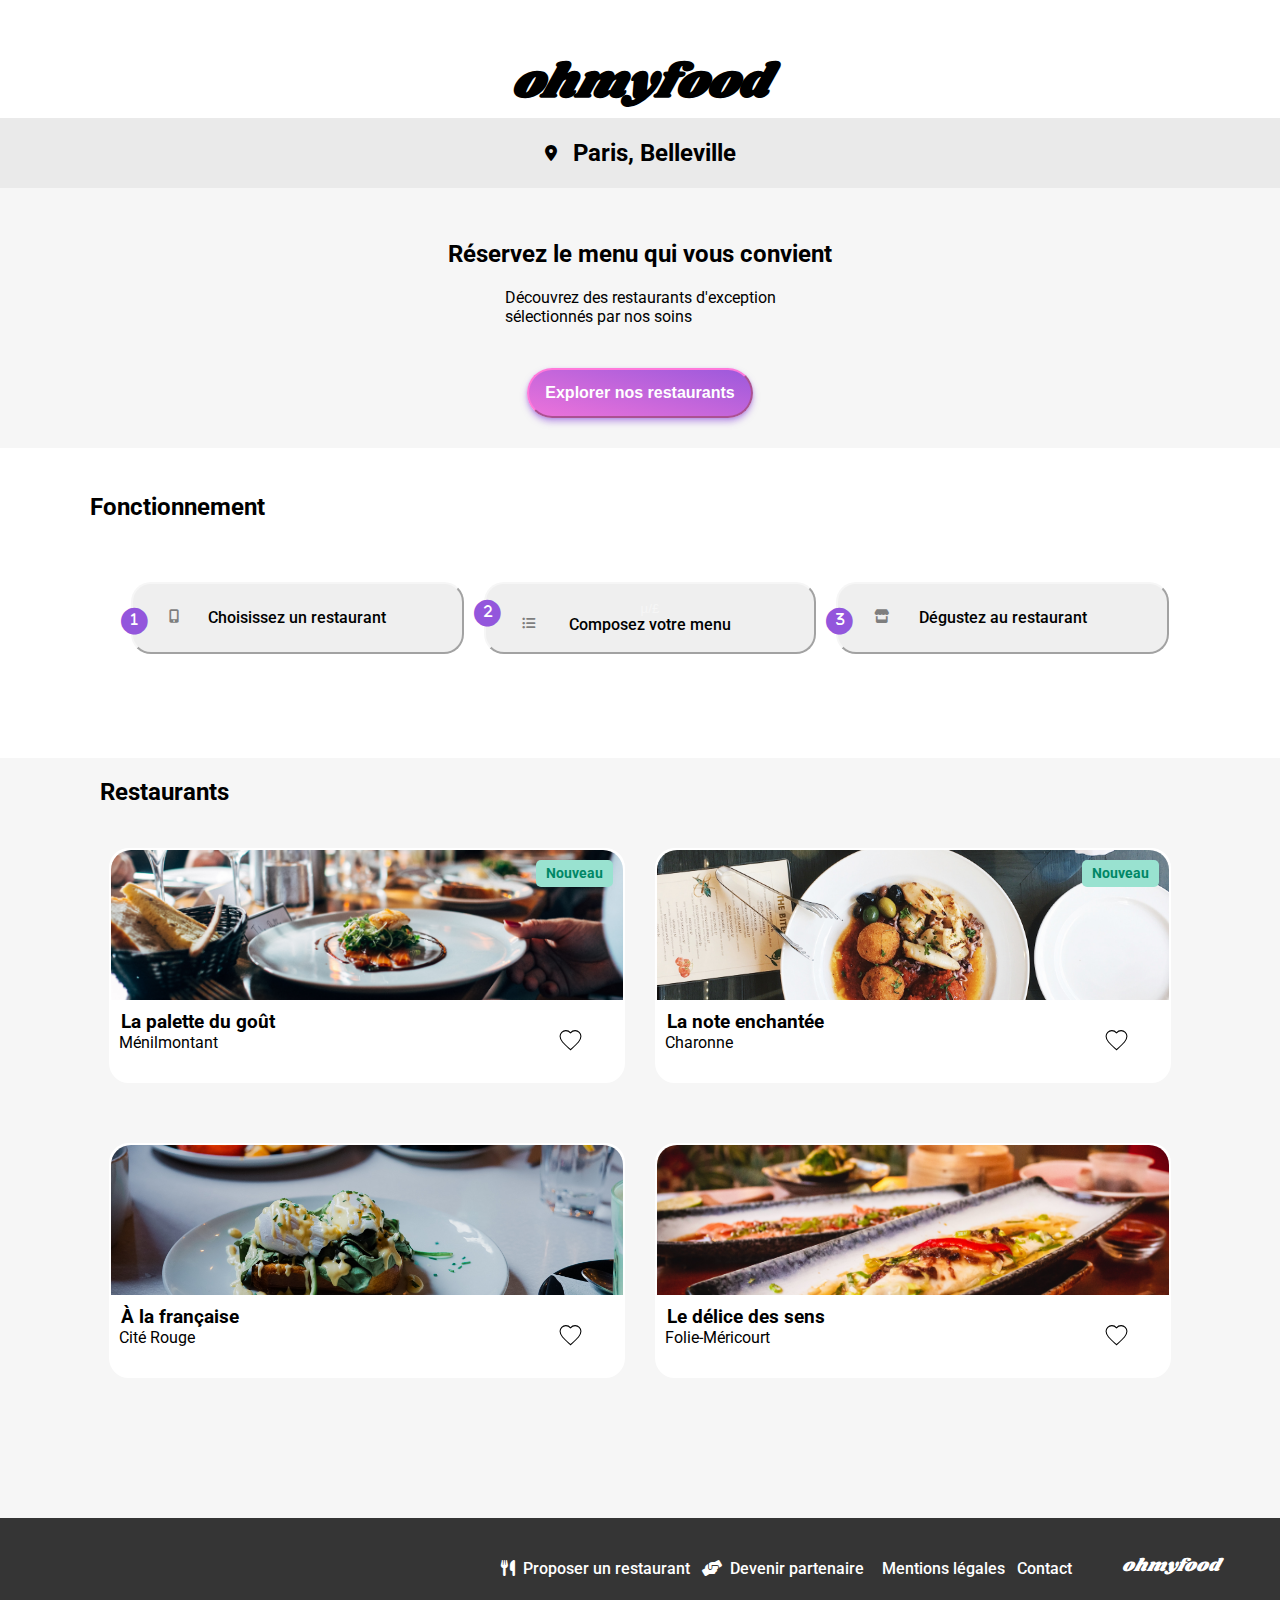
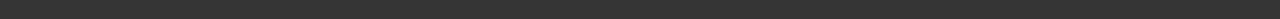
<file: index.html>
<!doctype html>
<html lang="fr">

<head>
  <meta charset="utf-8">
  <title>ohmyfood</title>
  <link rel="stylesheet" href="https://cdnjs.cloudflare.com/ajax/libs/font-awesome/6.0.0-beta3/css/all.min.css">
  <link rel="stylesheet" href="Assets/css/style.css">
  <!-- Google fonts -->
  <link rel="preconnect" href="https://fonts.googleapis.com">
  <link rel="preconnect" href="https://fonts.gstatic.com" crossorigin>
  <link href="https://fonts.googleapis.com/css2?family=Roboto:ital,wght@0,100;0,300;0,400;0,500;0,700;0,900;1,100;1,300;1,400;1,500;1,700;1,900&family=Shrikhand&display=swap" rel="stylesheet">
</head>

<body>
  <header>
    <h1 class="header-title">ohmyfood</h1>
  </header>

  <main>
    <section class="paris-section">
      <div class="vector">
        <i class="fa-solid fa-location-dot"></i>
      </div>
      <h2 class="location-text">Paris, Belleville</h2>
    </section>

    <section class="reservez-découvrez-txt">
      <h2 class="réservez-le-menu-texte">
        <span class="mobile-only">Réservez le menu qui vous convient</span>
      </h2>
      <div class="découvrez-des-restau-texte">
        Découvrez des restaurants d'exception<br>sélectionnés par nos soins
      </div>
    </section>

    <a href="#restaurants">
      <button class="boutton-explorer-nos-restau">
        <span class="boutton-explorer-nos-restau-label">
          Explorer nos restaurants
        </span>
      </button>
    </a>

    <section class="fonctionnement">
      <h2 class="fonctionnement-texte">Fonctionnement</h2>
      <div class="rectangle-button-container">
        <button id="rectangle-fonctionnement-section">
          <div class="élément-nombre">
            <i class="fa fa-circle fa-stack-2x"></i>
            <i class="fa fa-1 fa-stack-1x"></i>
          </div>
          <div class="mobile-screen-button">
            <i class="fa-solid fa-mobile-screen-button"></i>
          </div>
          <div class="txt-fonctionnement-section-1">Choisissez un restaurant</div>
        </button>
      </div>

      <div class="rectangle-button-container">
        <button id="rectangle-fonctionnement-section">
          <div class="élément-nombre">
            <i class="fa-solid fa-circle fa-stack-2x"></i>
            <i class="fa-solid fa-2 fa-stack-1x"></i>
          </div>
          µ/£
          <div class="list-ul">
            <i class="fa-solid fa-list-ul"></i>
          </div>
          <div class="txt-fonctionnement-section-2">Composez votre menu</div>
        </button>
      </div>

      <div class="rectangle-button-container">
        <button id="rectangle-fonctionnement-section">
          <div class="élément-nombre">
            <i class="fa-solid fa-circle fa-stack-2x"></i>
            <i class="fa-solid fa-3 fa-stack-1x"></i>
          </div>
          <div class="store">
            <i class="fa-solid fa-store"></i>
          </div>
          <div class="txt-fonctionnement-section-3">Dégustez au restaurant</div>
        </button>
      </div>
    </section>

    <section class="restaurants" id="restaurants">
      <h2 class="restaurants-texte">Restaurants</h2>
      <div class="cards-container">
        <a href="index-page-restau.html" class="link">
          <article class="card-restaurants">
            <img src="./Dossiers Restaurants/jay-wennington-N_Y88TWmGwA-unsplash.jpg" alt="image-la-palette-du-goût" class="img-restaurants">
            <div class="nouveau-badge">Nouveau</div>
            <div class="card-texte-restaurant-1">La palette du goût</div>
            <div class="card-texte-restaurant-2">Ménilmontant</div>
            <label class="heart-container">
              <input type="checkbox" class="heart-checkbox" />
              <svg width="25" height="40" viewBox="0 0 24 24">
                <path
                  class="heart-outline"
                  d="M12 21.35l-1.45-1.32C5.4 15.36 2 12.28 2 8.5 2 5.42 4.42 3 7.5 3c1.74 0 3.41.81 4.5 2.09C13.09 3.81 14.76 3 16.5 3 19.58 3 22 5.42 22 8.5c0 3.78-3.4 6.86-8.55 11.54L12 21.35z"
                  fill="none"
                  stroke="black"
                  stroke-width="1" />
                <path
                  class="heart-fill"
                  d="M12 21.35l-1.45-1.32C5.4 15.36 2 12.28 2 8.5 2 5.42 4.42 3 7.5 3c1.74 0 3.41.81 4.5 2.09C13.09 3.81 14.76 3 16.5 3 19.58 3 22 5.42 22 8.5c0 3.78-3.4 6.86-8.55 11.54L12 21.35z" />
              </svg>
            </label>
          </article>
        </a>
        <a href="index-la-note-enchantee.html" class="link">
          <article class="card-restaurants">
            <img src="./Dossiers Restaurants/stil-u2Lp8tXIcjw-unsplash.jpg" alt="image-la-note-enchantée" class="img-restaurants">
            <div class="nouveau-badge">Nouveau</div>
            <div class="card-texte-restaurant-1">La note enchantée</div>
            <div class="card-texte-restaurant-2">Charonne</div>
            <label class="heart-container">
              <input type="checkbox" class="heart-checkbox" />
              <svg width="25" height="40" viewBox="0 0 24 24">
                <path
                  class="heart-outline"
                  d="M12 21.35l-1.45-1.32C5.4 15.36 2 12.28 2 8.5 2 5.42 4.42 3 7.5 3c1.74 0 3.41.81 4.5 2.09C13.09 3.81 14.76 3 16.5 3 19.58 3 22 5.42 22 8.5c0 3.78-3.4 6.86-8.55 11.54L12 21.35z"
                  fill="none"
                  stroke="black"
                  stroke-width="1" />
                <path
                  class="heart-fill"
                  d="M12 21.35l-1.45-1.32C5.4 15.36 2 12.28 2 8.5 2 5.42 4.42 3 7.5 3c1.74 0 3.41.81 4.5 2.09C13.09 3.81 14.76 3 16.5 3 19.58 3 22 5.42 22 8.5c0 3.78-3.4 6.86-8.55 11.54L12 21.35z" />
              </svg>
            </label>
          </article>
        </a>
        <a href="index-a-la-française.html" class="link">
          <article class="card-restaurants">
            <img src="./Dossiers Restaurants/toa-heftiba-DQKerTsQwi0-unsplash.jpg" alt="image-à-la-française" class="img-restaurants">
            <div class="card-texte-restaurant-1">À la française</div>
            <div class="card-texte-restaurant-2">Cité Rouge</div>
            <label class="heart-container">
              <input type="checkbox" class="heart-checkbox" />
              <svg width="25" height="40" viewBox="0 0 24 24">
                <path
                  class="heart-outline"
                  d="M12 21.35l-1.45-1.32C5.4 15.36 2 12.28 2 8.5 2 5.42 4.42 3 7.5 3c1.74 0 3.41.81 4.5 2.09C13.09 3.81 14.76 3 16.5 3 19.58 3 22 5.42 22 8.5c0 3.78-3.4 6.86-8.55 11.54L12 21.35z"
                  fill="none"
                  stroke="black"
                  stroke-width="1" />
                <path
                  class="heart-fill"
                  d="M12 21.35l-1.45-1.32C5.4 15.36 2 12.28 2 8.5 2 5.42 4.42 3 7.5 3c1.74 0 3.41.81 4.5 2.09C13.09 3.81 14.76 3 16.5 3 19.58 3 22 5.42 22 8.5c0 3.78-3.4 6.86-8.55 11.54L12 21.35z" />
              </svg>
            </label>
          </article>
        </a>
        <a href="index-le-delice-des-sens.html" class="link">
          <article class="card-restaurants">
            <img src="./Dossiers Restaurants/louis-hansel-shotsoflouis-qNBGVyOCY8Q-unsplash.jpg" alt="image-le-délice-des-sens" class="img-restaurants">
            <div class="card-texte-restaurant-1">Le délice des sens</div>
            <div class="card-texte-restaurant-2">Folie-Méricourt</div>
            <label class="heart-container">
              <input type="checkbox" class="heart-checkbox" />
              <svg width="25" height="40" viewBox="0 0 24 24">
                <path
                  class="heart-outline"
                  d="M12 21.35l-1.45-1.32C5.4 15.36 2 12.28 2 8.5 2 5.42 4.42 3 7.5 3c1.74 0 3.41.81 4.5 2.09C13.09 3.81 14.76 3 16.5 3 19.58 3 22 5.42 22 8.5c0 3.78-3.4 6.86-8.55 11.54L12 21.35z"
                  fill="none"
                  stroke="black"
                  stroke-width="1" />
                <path
                  class="heart-fill"
                  d="M12 21.35l-1.45-1.32C5.4 15.36 2 12.28 2 8.5 2 5.42 4.42 3 7.5 3c1.74 0 3.41.81 4.5 2.09C13.09 3.81 14.76 3 16.5 3 19.58 3 22 5.42 22 8.5c0 3.78-3.4 6.86-8.55 11.54L12 21.35z" />
              </svg>
            </label>
          </article>
        </a>
      </div>
    </section>

    <footer>
      <h2>ohmyfood</h2>
      <ul>
        <li><a href=""><i class="fa-solid fa-utensils"></i><i class="ligne-1"></i>Proposer un restaurant</a></li>
        <li><a href=""><i class="fa-solid fa-handshake-angle"></i><i class="ligne-2"></i>Devenir partenaire</a></li>
        <li><a href=""><i class="ligne-3"></i>Mentions légales</a></li>
        <li><a href="mailto:contactohmyfood@outlook.com?subject=Contact%20ohmyfood"><i class="ligne-4"></i>Contact</a></li>
      </ul>
    </footer>
  </main>
</body>

</html>
</file>
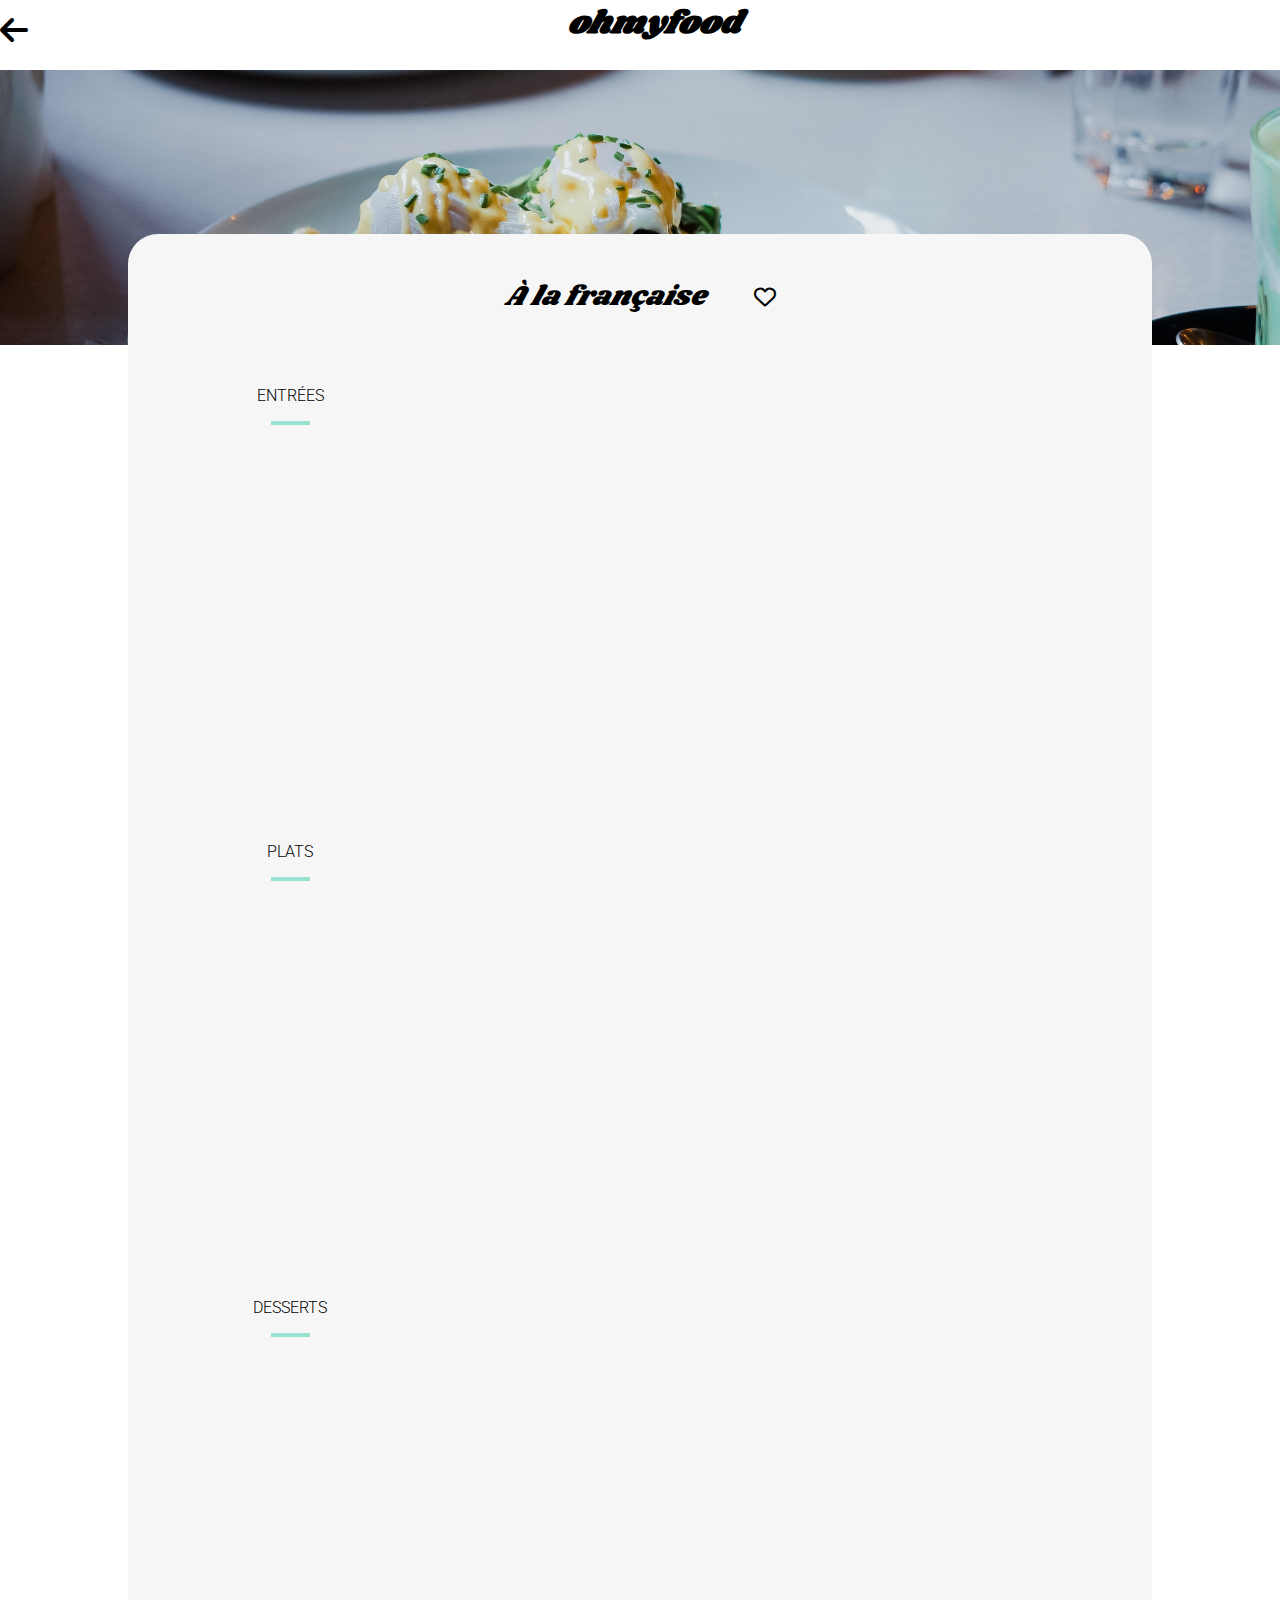
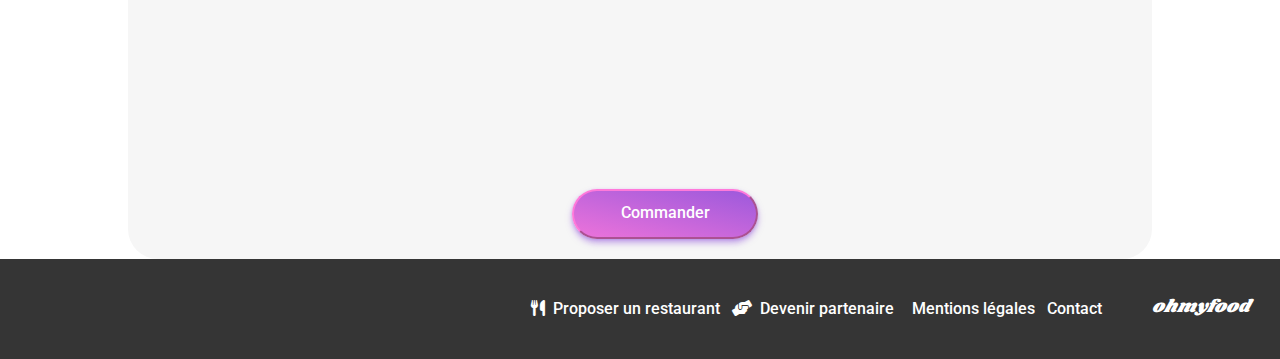
<file: index-a-la-française.html>
<!doctype html>
<html lang="fr">

<head>
  <meta charset="utf-8">
  <title>ohmyfood</title>
  <link rel="stylesheet" href="https://cdnjs.cloudflare.com/ajax/libs/font-awesome/6.0.0-beta3/css/all.min.css">
  <link rel="stylesheet" href="Assets/css/style.css">
  <!-- Google fonts -->
  <!-- Google fonts -->
  <link rel="preconnect" href="https://fonts.googleapis.com">
  <link rel="preconnect" href="https://fonts.gstatic.com" crossorigin>
  <link href="https://fonts.googleapis.com/css2?family=Roboto:ital,wght@0,100;0,300;0,400;0,500;0,700;0,900;1,100;1,300;1,400;1,500;1,700;1,900&family=Shrikhand&display=swap" rel="stylesheet">
</head>
<body>
  <div id="loader" class="loader hidden">
    <div class="spinner"></div>
  </div>
  <header class="header">
    <a href="redirect.html" class="back-arrow"><i class="fa-solid fa-arrow-left" style="color: #000000;"></i></a>
    <h1 class="header-title">ohmyfood</h1>
  </header>
  

    <main>
      <img src="./Dossiers Restaurants/toa-heftiba-DQKerTsQwi0-unsplash.jpg" alt="image-à-la-française" class="image">

      <section class="restaurant-classe">
        <div class="title-heart-container">
          <h2 class="titre-section-menu">À la française</h2>
          <input type="checkbox" id="heart1" class="heart-checkbox">
          <label for="heart1" class="fa-regular fa-heart"></label>
        </div>
        <h3 class="repas-titre">ENTRÉES</h3>
        <div class="line-bar"></div>
        <div class="rectangle">
          <div class="carre-vert">
            <div class="circle">
              <i class="fas fa-check"></i>
            </div>
          </div> 
          <span class="rectangle-texte-1">Tartare de poulpe acidulé</span>
          <span class="rectangle-texte-2">Aux zestes d'orange</span>
          <span class="prix">25€</span>
        </div>
  
        <div class="rectangle">
          <div class="carre-vert">
            <div class="circle">
              <i class="fas fa-check"></i>
            </div>
          </div> 
          <span class="rectangle-texte-1">Velouté de légumes d'antan</span>
          <span class="rectangle-texte-2">Carotte, panais, topinambour</span>
          <span class="prix">35€</span>
          </div>
        </div>
      
  
        <div class="rectangle">
          <div class="carre-vert">
            <div class="circle">
              <i class="fas fa-check"></i>
            </div>
          </div> 
          <span class="rectangle-texte-1">Soupe à l'oignon</span>
          <span class="rectangle-texte-2">Revisitée</span>
          <span class="prix">20€</span>
        </div>
        
        <h3 class="repas-titre">PLATS</h3>
        <div class="line-bar"></div>
        <div class="rectangle">
          <div class="carre-vert">
            <div class="circle">
              <i class="fas fa-check"></i>
            </div>
          </div> 
          <span class="rectangle-texte-1">Coquilles Saint-Jacques</span>
          <span class="rectangle-texte-2">Accompagnées d'une purée de panais</span>
          <span class="prix">40€</span>
        </div>
  
        <div class="rectangle">
          <div class="carre-vert">
            <div class="circle">
              <i class="fas fa-check"></i>
            </div>
          </div> 
          <span class="rectangle-texte-1">Magret de canard</span>
          <span class="rectangle-texte-2">Et parmentier de pommes de terre</span>
          <span class="prix">35€</span>
        </div>
  
        <div class="rectangle">
          <div class="carre-vert">
            <div class="circle">
              <i class="fas fa-check"></i>
            </div>
          </div> 
          <span class="rectangle-texte-1">Pigeonneau d’Ille-et-Vilaine</span>
          <span class="rectangle-texte-2">Sur son lit de gnocchis aux légumes</span>
          <span class="prix">44€</span>
        </div>
  
        <h3 class="repas-titre">DESSERTS</h3>
        <div class="line-bar"></div>
        <div class="rectangle">
          <div class="carre-vert">
            <div class="circle">
              <i class="fas fa-check"></i>
            </div>
          </div> 
          <span class="rectangle-texte-1">Pétales de violettes glacés</span>
          <span class="rectangle-texte-2">Et purée de noisettes</span>
          <span class="prix">18€</span>
        </div>
  
        <div class="rectangle">
          <div class="carre-vert">
            <div class="circle">
              <i class="fas fa-check"></i>
            </div>
          </div> 
          <span class="rectangle-texte-1">Fondant au chocolat</span>
          <span class="rectangle-texte-2">Revisité</span>
          <span class="prix">22€</span>
        </div>
  
        <div class="rectangle">
          <div class="carre-vert">
            <div class="circle">
              <i class="fas fa-check"></i>
            </div>
          </div> 
          <span class="rectangle-texte-1">Millefeuille croustillant</span>
          <span class="rectangle-texte-2">Myrtilles et pâte d’amande</span>
          <span class="prix">23€</span>
        </div>
  
        <button class="boutton-commander" type="button">Commander</button>
      </section>
    </main>
  
    <footer>
      <h2>ohmyfood</h2>
      <ul>
        <li><a href=""><i class="fa-solid fa-utensils" ></i><i class="ligne-1" ></i>Proposer un restaurant</a></li>
        <li><a href=""><i class="fa-solid fa-handshake-angle"></i><i class="ligne-2"></i>Devenir partenaire</a></li>
        <li><a href=""><i class="ligne-3"></i>Mentions légales</a></li>
        <li><a href=""><i class="ligne-4"></i>Contact</a></li>
      </ul>
    </footer>
  </body>
  
  </html>
</file>
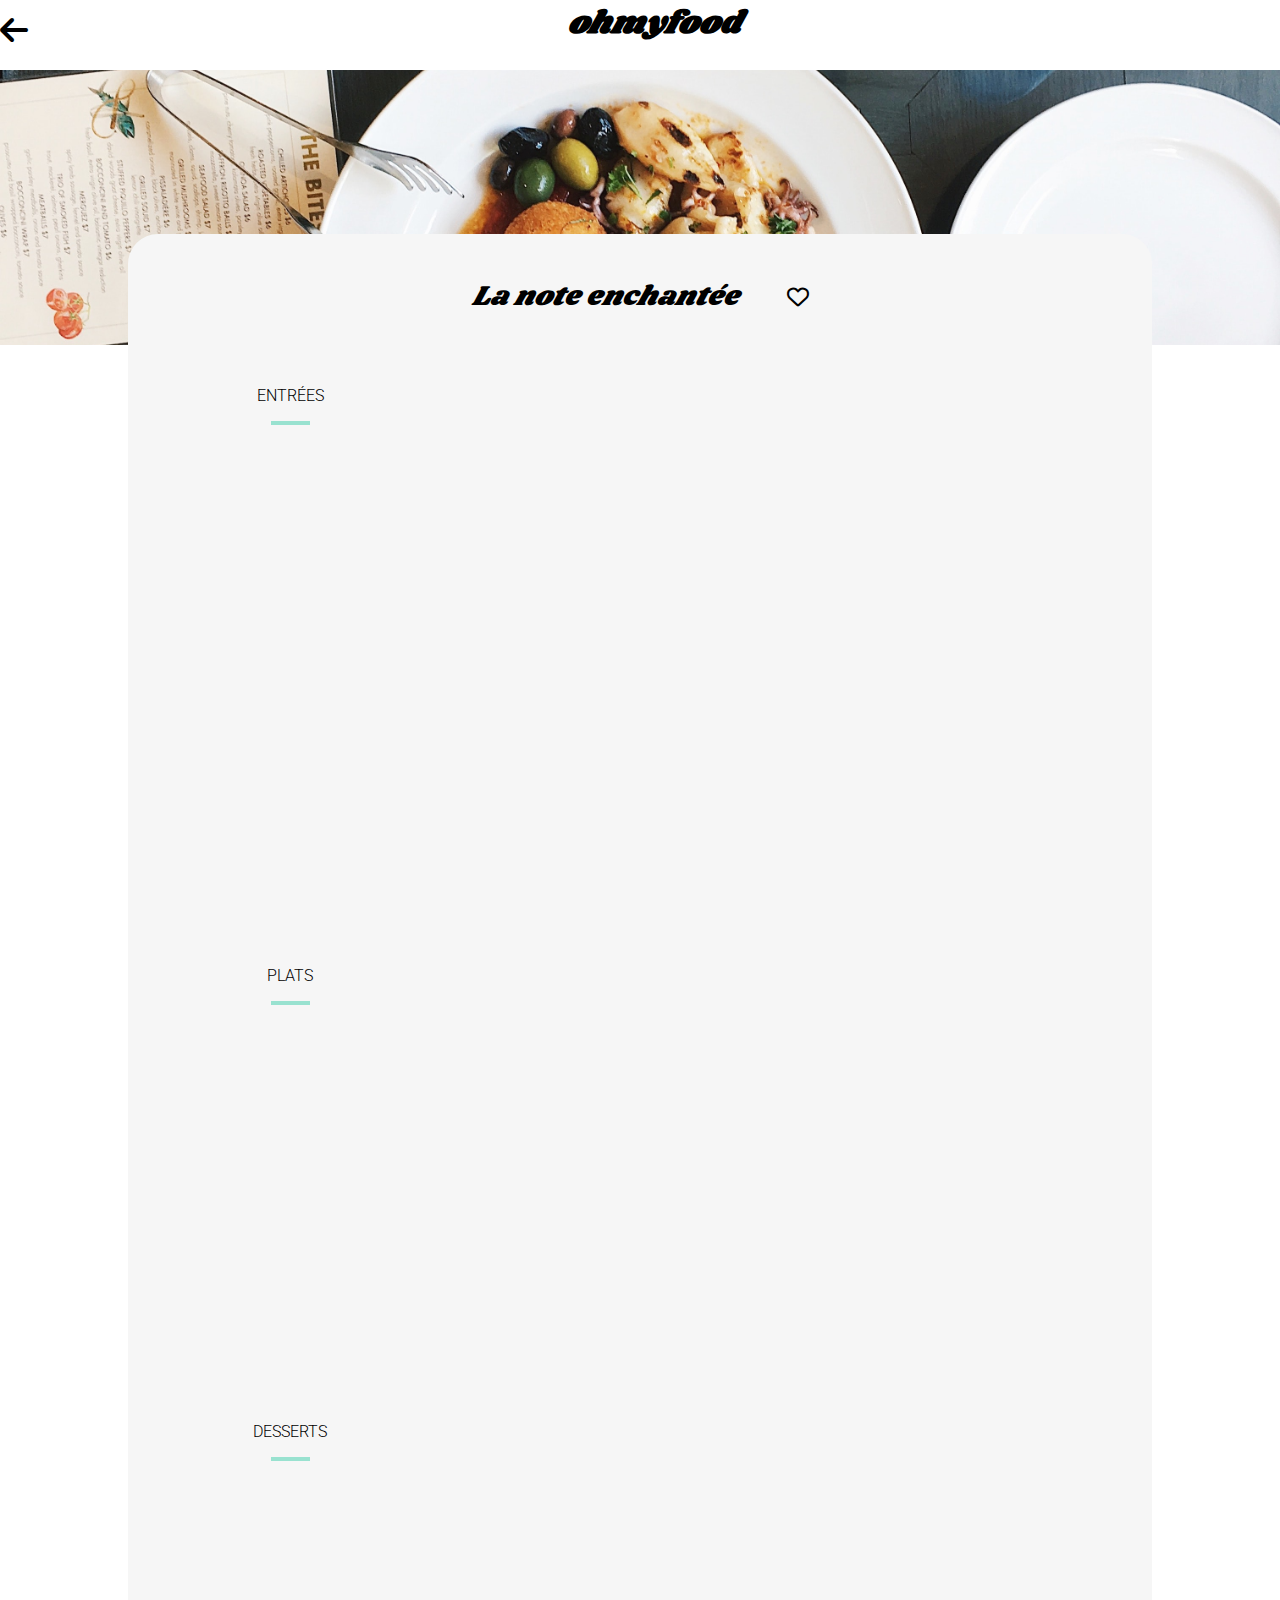
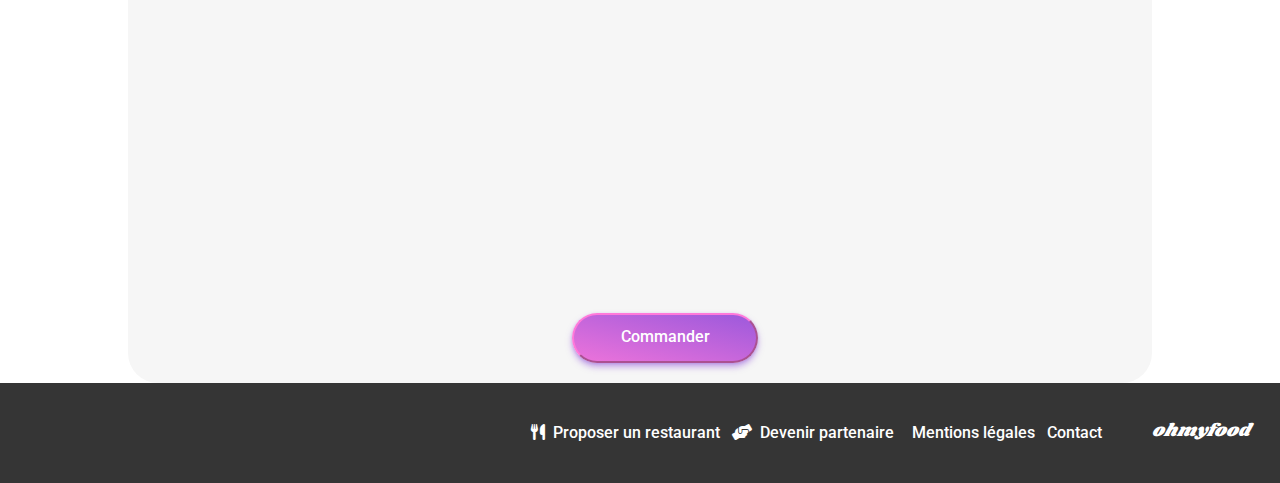
<file: index-la-note-enchantee.html>
<!doctype html>
<html lang="fr">

<head>
  <meta charset="utf-8">
  <title>ohmyfood</title>
  <link rel="stylesheet" href="https://cdnjs.cloudflare.com/ajax/libs/font-awesome/6.0.0-beta3/css/all.min.css">
  <link rel="stylesheet" href="Assets/css/style.css">
  <!-- Google fonts -->
  <!-- Google fonts -->
  <link rel="preconnect" href="https://fonts.googleapis.com">
  <link rel="preconnect" href="https://fonts.gstatic.com" crossorigin>
  <link href="https://fonts.googleapis.com/css2?family=Roboto:ital,wght@0,100;0,300;0,400;0,500;0,700;0,900;1,100;1,300;1,400;1,500;1,700;1,900&family=Shrikhand&display=swap" rel="stylesheet">
</head>
<body>
  <div id="loader" class="loader hidden">
    <div class="spinner"></div>
  </div>
  <header class="header">
    <a href="redirect.html" class="back-arrow"><i class="fa-solid fa-arrow-left" style="color: #000000;"></i></a>
    <h1 class="header-title">ohmyfood</h1>
  </header>
  

    <main>
      <img src="./Dossiers Restaurants/stil-u2Lp8tXIcjw-unsplash.jpg" alt="image-la-note-enchantée" class="image">

      <section class="restaurant-classe">
        <div class="title-heart-container">
          <h2 class="titre-section-menu">La note enchantée</h2>
          <input type="checkbox" id="heart1" class="heart-checkbox">
          <label for="heart1" class="fa-regular fa-heart"></label>
        </div>
        <h3 class="repas-titre">ENTRÉES</h3>
        <div class="line-bar"></div>
        <div class="rectangle">
          <div class="carre-vert">
            <div class="circle">
              <i class="fas fa-check"></i>
            </div>
          </div> 
          <span class="rectangle-texte-1">Ravioles de foie gras </span>
          <span class="rectangle-texte-2">Accompagnées de leur crème à la truffe</span>
          <span class="prix">25€</span>
        </div>
  
        <div class="rectangle">
          <div class="carre-vert">
            <div class="circle">
              <i class="fas fa-check"></i>
            </div>
          </div> 
          <span class="rectangle-texte-1">Caviar osciètre </span>
          <span class="rectangle-texte-2">Sur blini à la farine de blé noir</span>
          <span class="prix">35€</span>
          </div>
        </div>
      
  
        <div class="rectangle">
          <div class="carre-vert">
            <div class="circle">
              <i class="fas fa-check"></i>
            </div>
          </div> 
          <span class="rectangle-texte-1">Homard et espuma de potiron</span>
          <span class="rectangle-texte-2">Marinés aux zestes d'orange</span>
          <span class="prix">20€</span>
        </div>
  
        <div class="rectangle">
          <div class="carre-vert">
            <div class="circle">
              <i class="fas fa-check"></i>
            </div>
          </div> 
          <span class="rectangle-texte-1">Foie gras de canard cuit entier</span>
          <span class="rectangle-texte-2">Confiture de figue et pain toasté</span>
          <span class="prix">35€</span>
        </div>
        
        <h3 class="repas-titre">PLATS</h3>
        <div class="line-bar"></div>
        <div class="rectangle">
          <div class="carre-vert">
            <div class="circle">
              <i class="fas fa-check"></i>
            </div>
          </div> 
          <span class="rectangle-texte-1">Noix de coquilles Saint-Jacques</span>
          <span class="rectangle-texte-2">Sur lit de purée de céleri-rave</span>
          <span class="prix">40€</span>
        </div>
  
        <div class="rectangle">
          <div class="carre-vert">
            <div class="circle">
              <i class="fas fa-check"></i>
            </div>
          </div> 
          <span class="rectangle-texte-1">Langoustine poêlée</span>
          <span class="rectangle-texte-2">Purée de patate douce</span>
          <span class="prix">35€</span>
        </div>
  
        <div class="rectangle">
          <div class="carre-vert">
            <div class="circle">
              <i class="fas fa-check"></i>
            </div>
          </div> 
          <span class="rectangle-texte-1">Mijoté de queue de bœuf </span>
          <span class="rectangle-texte-2">Et riz sauvage aux zestes de citron</span>
          <span class="prix">45€</span>
        </div>
  
        <h3 class="repas-titre">DESSERTS</h3>
        <div class="line-bar"></div>
        <div class="rectangle">
          <div class="carre-vert">
            <div class="circle">
              <i class="fas fa-check"></i>
            </div>
          </div> 
          <span class="rectangle-texte-1">Macaron noisette et chocolat</span>
          <span class="rectangle-texte-2">Glace au caramel brun et sel de Guérande</span>
          <span class="prix">18€</span>
        </div>
  
        <div class="rectangle">
          <div class="carre-vert">
            <div class="circle">
              <i class="fas fa-check"></i>
            </div>
          </div> 
          <span class="rectangle-texte-1">Baba au rhum revisité </span>
          <span class="rectangle-texte-2">Avec son coulis de citron</span>
          <span class="prix">22€</span>
        </div>
  
        <div class="rectangle">
          <div class="carre-vert">
            <div class="circle">
              <i class="fas fa-check"></i>
            </div>
          </div> 
          <span class="rectangle-texte-1">Tarte au citron meringuée </span>
          <span class="rectangle-texte-2">Déstructurée</span>
          <span class="prix">23€</span>
        </div>
  
        <button class="boutton-commander" type="button">Commander</button>
      </section>
    </main>
  
    <footer>
      <h2>ohmyfood</h2>
      <ul>
        <li><a href=""><i class="fa-solid fa-utensils" ></i><i class="ligne-1" ></i>Proposer un restaurant</a></li>
        <li><a href=""><i class="fa-solid fa-handshake-angle"></i><i class="ligne-2"></i>Devenir partenaire</a></li>
        <li><a href=""><i class="ligne-3"></i>Mentions légales</a></li>
        <li><a href=""><i class="ligne-4"></i>Contact</a></li>
      </ul>
    </footer>
  </body>
  
  </html>
</file>
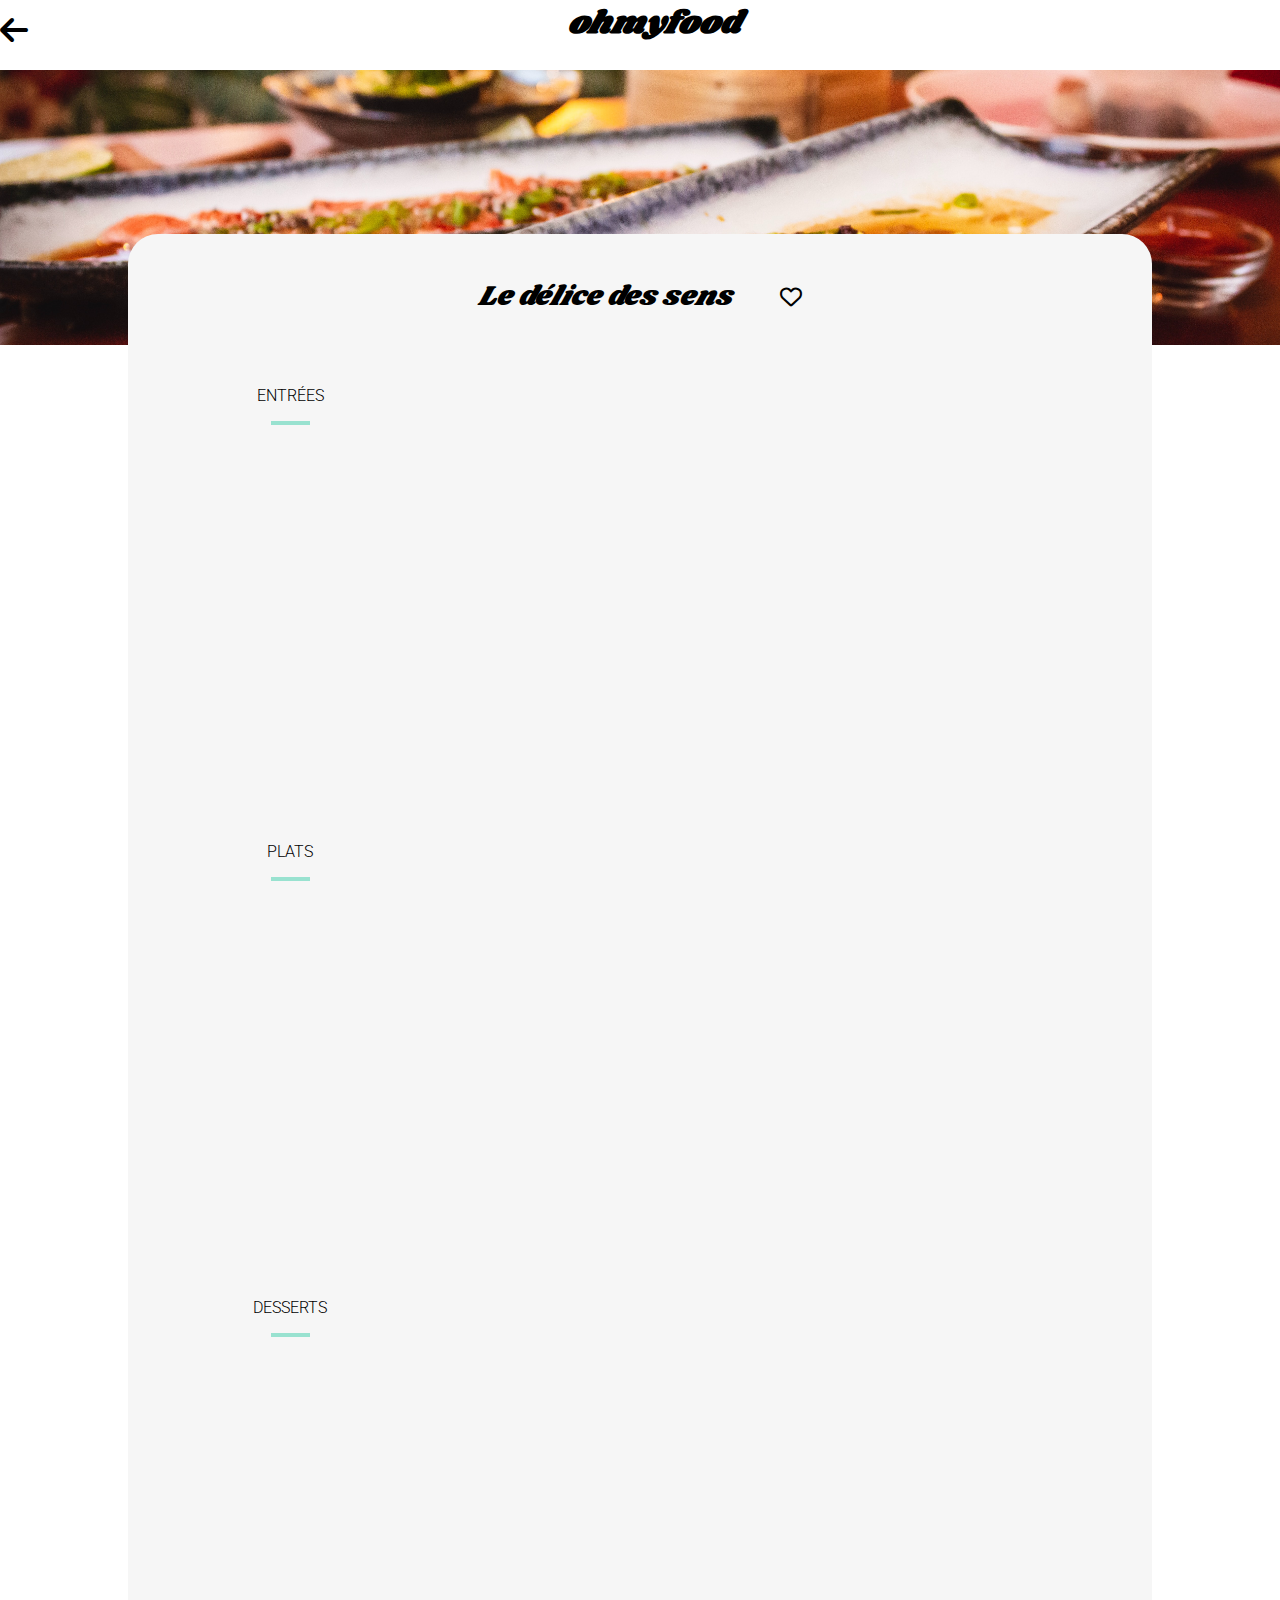
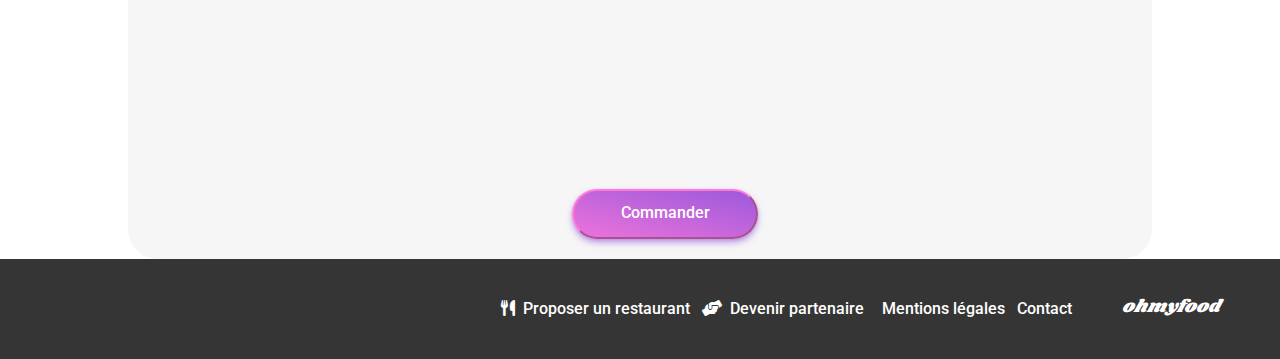
<file: index-le-delice-des-sens.html>
<!doctype html>
<html lang="fr">

<head>
  <meta charset="utf-8">
  <title>ohmyfood</title>
  <link rel="stylesheet" href="https://cdnjs.cloudflare.com/ajax/libs/font-awesome/6.0.0-beta3/css/all.min.css">
  <link rel="stylesheet" href="Assets/css/style.css">
  <!-- Google fonts -->
  <link rel="preconnect" href="https://fonts.googleapis.com">
  <link rel="preconnect" href="https://fonts.gstatic.com" crossorigin>
  <link href="https://fonts.googleapis.com/css2?family=Roboto:ital,wght@0,100;0,300;0,400;0,500;0,700;0,900;1,100;1,300;1,400;1,500;1,700;1,900&family=Shrikhand&display=swap" rel="stylesheet">
</head>

<body>
  <div id="loader" class="loader hidden">
    <div class="spinner"></div>
  </div>
  <header class="header">
    <a href="redirect.html" class="back-arrow"><i class="fa-solid fa-arrow-left" style="color: #000000;"></i></a>
    <h1 class="header-title">ohmyfood</h1>
  </header>
  
    <main>
      <img src="./Dossiers Restaurants/louis-hansel-shotsoflouis-qNBGVyOCY8Q-unsplash.jpg" alt="image-délice-de-sens" class="image">

      <section class="restaurant-classe">
        <div class="title-heart-container">
          <h2 class="titre-section-menu">Le délice des sens</h2>
          <input type="checkbox" id="heart1" class="heart-checkbox">
          <label for="heart1" class="fa-regular fa-heart"></label>
        </div> 
        <h3 class="repas-titre">ENTRÉES</h3>
        <div class="line-bar"></div>
        <div class="rectangle">
          <div class="carre-vert">
            <div class="circle">
              <i class="fas fa-check"></i>
            </div>
          </div> 
          <span class="rectangle-texte-1">Tartare de thon</span>
          <span class="rectangle-texte-2">Assaisonné au yuzu</span>
          <span class="prix">25€</span>
        </div> 

        <div class="rectangle">
          <div class="carre-vert">
            <div class="circle">
              <i class="fas fa-check"></i>
            </div>
          </div> 
          <span class="rectangle-texte-1">Bouchée de homard croustillant </span>
          <span class="rectangle-texte-2">Et sa farandole de petits légumes</span>
          <span class="prix">35€</h6>
        </div>

        <div class="rectangle">
          <div class="carre-vert">
            <div class="circle">
              <i class="fas fa-check"></i>
            </div>
          </div> 
          <span class="rectangle-texte-1">Poulet rôti aux herbes de Provence </span>
          <span class="rectangle-texte-2">Et sa crème de truffe</span>
          <span class="prix">40€</span>
        </div>

        <h3 class="repas-titre">PLATS</h3>
        <div class="line-bar"></div>
        <div class="rectangle">
          <div class="carre-vert">
            <div class="circle">
              <i class="fas fa-check"></i>
            </div>
          </div> 
          <span class="rectangle-texte-1">Poulet rôti aux herbes de Provence </span>
          <span class="rectangle-texte-2">Et sa crème de truffe</span>
          <span class="prix">40€</span>
        </div> 

        <div class="rectangle">
          <div class="carre-vert">
            <div class="circle">
              <i class="fas fa-check"></i>
            </div>
          </div> 
          <span class="rectangle-texte-1">Langouste rôtie </span>
          <span class="rectangle-texte-2">Et ses légumes de saison</span>
          <span class="prix">35€</span>
        </div>

        <div class="rectangle">
          <div class="carre-vert">
            <div class="circle">
              <i class="fas fa-check"></i>
            </div>
          </div> 
          <span class="rectangle-texte-1">Côte de bœuf Angus </span>
          <span class="rectangle-texte-2">Et sa purée de panais</span>
          <span class="prix">44€</span>
        </div>

        <h3 class="repas-titre">DESSERTS</h3>
        <div class="line-bar"></div>
        <div class="rectangle">
          <div class="carre-vert">
            <div class="circle">
              <i class="fas fa-check"></i>
            </div>
          </div> 
          <span class="rectangle-texte-1">Farandole de desserts</span>
          <span class="rectangle-texte-2">Du chef</span>
          <span class="prix">18€</span>
        </div> 

        <div class="rectangle">
          <div class="carre-vert">
            <div class="circle">
              <i class="fas fa-check"></i>
            </div>
          </div> 
          <span class="rectangle-texte-1">Crème brulée </span>
          <span class="rectangle-texte-2">Revisité</span>
          <span class="prix">22€</span>
        </div>

        <div class="rectangle">
          <div class="carre-vert">
            <div class="circle">
              <i class="fas fa-check"></i>
            </div>
          </div> 
          <span class="rectangle-texte-1">Tiramisu</span>
          <span class="rectangle-texte-2">À la noisette</span>
          <span class="prix">23€</span>
        </div>

        <button class="boutton-commander" type="button">Commander</button>
      </section>
      <footer>
        <h2>ohmyfood</h2>
        <ul>
          <li><a href=""><i class="fa-solid fa-utensils" ></i><i class="ligne-1" ></i>Proposer un restaurant</a></li>
          <li><a href=""><i class="fa-solid fa-handshake-angle"></i><i class="ligne-2"></i>Devenir partenaire</a></li>
          <li><a href=""><i class="ligne-3"></i>Mentions légales</a></li>
          <li><a href=""><i class="ligne-4"></i>Contact</a></li>
        </ul>
      </footer>
      </section>
      </main>
</body>
</html>
</file>
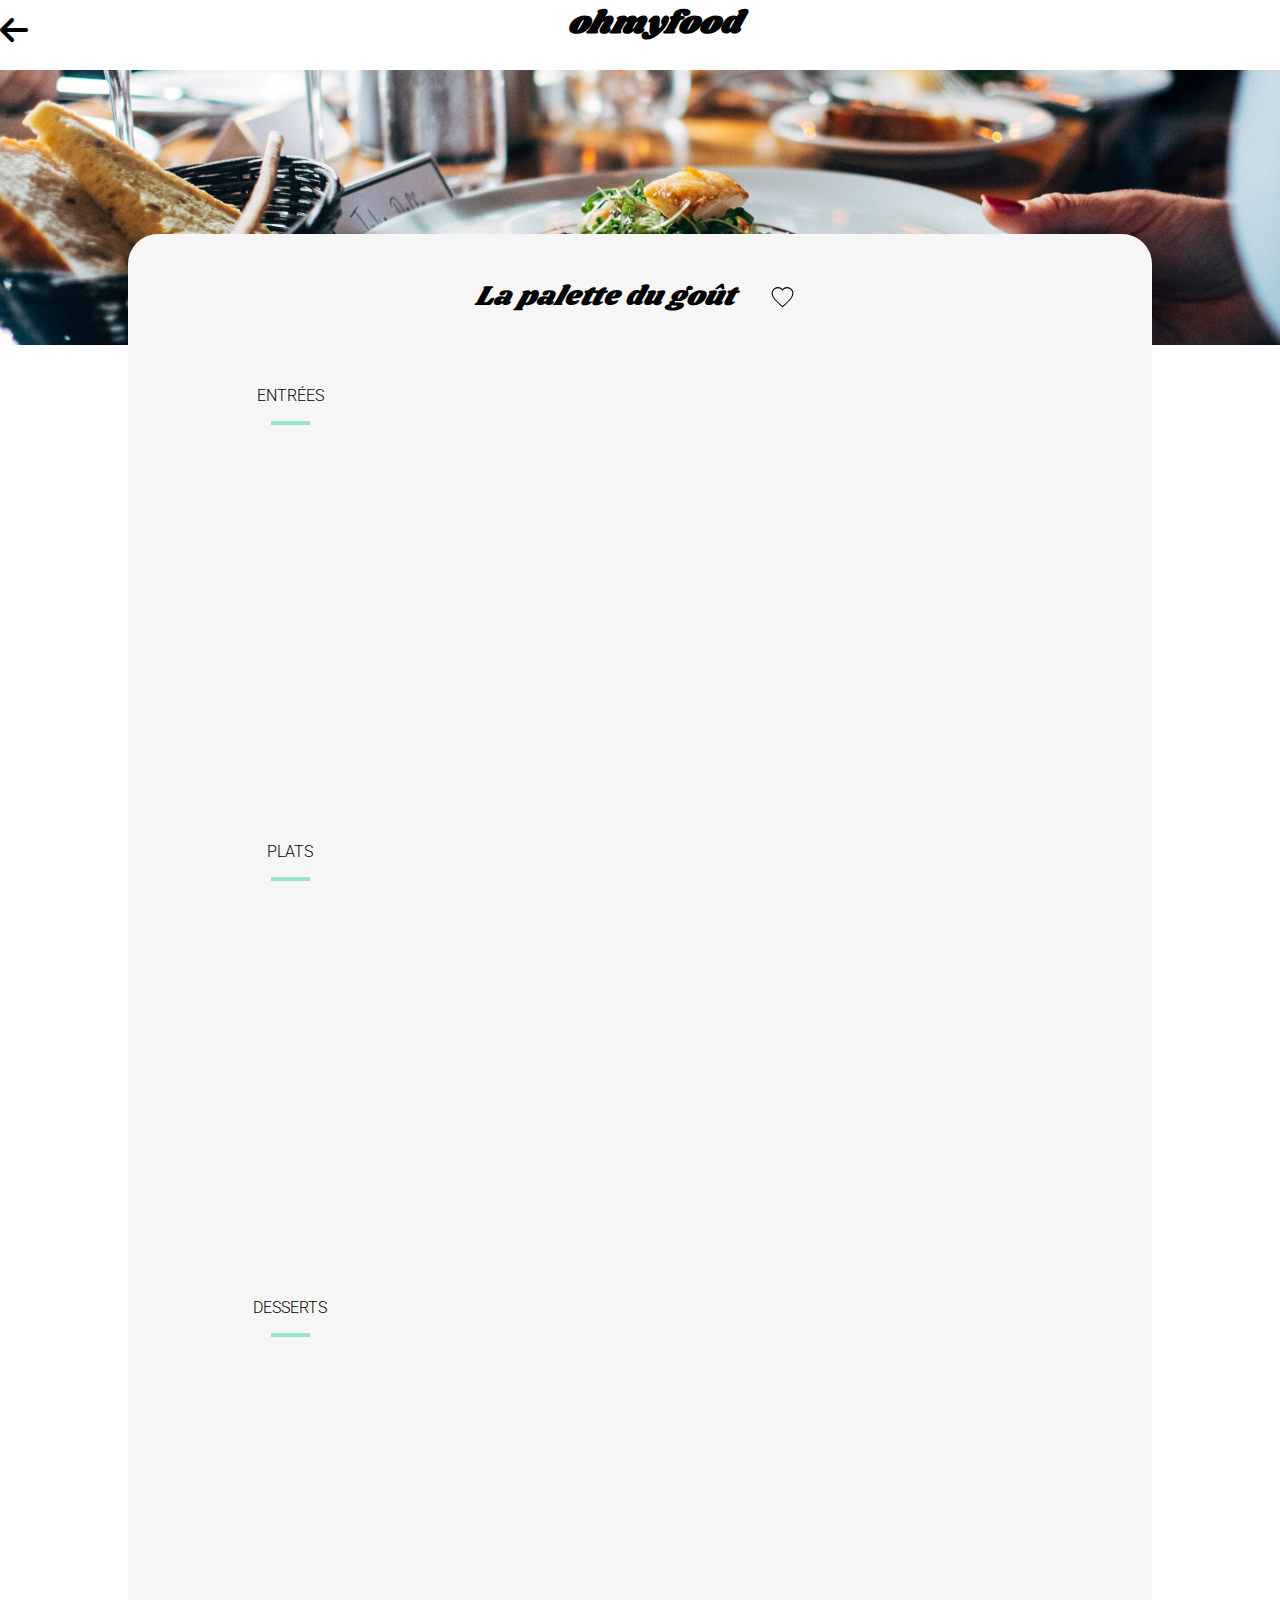
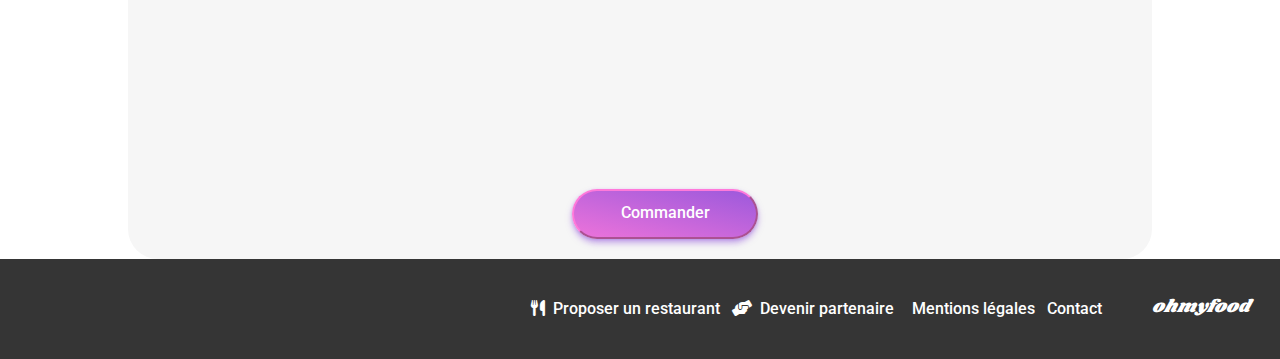
<file: index-page-restau.html>
<!doctype html>
<html lang="fr">

<head>
  <meta charset="utf-8">
  <title>ohmyfood</title>
  <link rel="stylesheet" href="https://cdnjs.cloudflare.com/ajax/libs/font-awesome/6.0.0-beta3/css/all.min.css">
  <link rel="stylesheet" href="Assets/css/style.css">
  <!-- Google fonts -->
  <link rel="preconnect" href="https://fonts.googleapis.com">
  <link rel="preconnect" href="https://fonts.gstatic.com" crossorigin>
  <link href="https://fonts.googleapis.com/css2?family=Roboto:ital,wght@0,100;0,300;0,400;0,500;0,700;0,900;1,100;1,300;1,400;1,500;1,700;1,900&family=Shrikhand&display=swap" rel="stylesheet">
</head>

<body>
  <div id="loader" class="loader hidden">
    <div class="spinner"></div>
  </div>
  <header class="header">
    <a href="redirect.html" class="back-arrow"><i class="fa-solid fa-arrow-left" style="color: #000000;"></i></a>
    <h1 class="header-title">ohmyfood</h1>
  </header>
  
  <main>
    <img src="./Dossiers Restaurants/jay-wennington-N_Y88TWmGwA-unsplash.jpg" alt="image-la-palette-du-goût" class="image">

    <section class="restaurant-classe">
      <div class="title-heart-container">
        <h2 class="titre-section-menu">La palette du goût</h2>
        <label class="heart-container">
          <input type="checkbox" class="heart-checkbox" />
          <svg width="25" height="40" viewBox="0 0 24 24">
            <path
              class="heart-outline"
              d="M12 21.35l-1.45-1.32C5.4 15.36 2 12.28 2 8.5 2 5.42 4.42 3 7.5 3c1.74 0 3.41.81 4.5 2.09C13.09 3.81 14.76 3 16.5 3 19.58 3 22 5.42 22 8.5c0 3.78-3.4 6.86-8.55 11.54L12 21.35z"
              fill="none"
              stroke="black"
              stroke-width="1" />
            <path
              class="heart-fill"
              d="M12 21.35l-1.45-1.32C5.4 15.36 2 12.28 2 8.5 2 5.42 4.42 3 7.5 3c1.74 0 3.41.81 4.5 2.09C13.09 3.81 14.76 3 16.5 3 19.58 3 22 5.42 22 8.5c0 3.78-3.4 6.86-8.55 11.54L12 21.35z" />
          </svg>
        </label>
      </div>

      <h3 class="repas-titre">ENTRÉES</h3>
      <div class="line-bar"></div>
      <div class="rectangle">
        <div class="carre-vert">
          <div class="circle">
            <i class="fas fa-check"></i>
          </div>
        </div>  
        <span class="rectangle-texte-1">Fricassée d'escargots</span>
        <span class="rectangle-texte-2">Au piment d'Espelette</span>
        <span class="prix">25€</span>
      </div>

      <div class="rectangle">
        <div class="carre-vert">
          <div class="circle">
            <i class="fas fa-check"></i>
          </div>
        </div> 
        <span class="rectangle-texte-1">Foie gras de canard mi-cuit</span>
        <span class="rectangle-texte-2">Et ses copeaux de truffe noire</span>
        <span class="prix">35€</span>
        </div>
      </div>
    

      <div class="rectangle">
        <div class="carre-vert">
          <div class="circle">
            <i class="fas fa-check"></i>
          </div>
        </div> 
        <span class="rectangle-texte-1">Œuf au plat</span>
        <span class="rectangle-texte-2">Assaisonné à la truffe sur lit de caviar</span>
        <span class="prix">20€</span>
      </div>

      
      <h3 class="repas-titre">PLATS</h3>
      <div class="line-bar"></div>
      <div class="rectangle">
        <div class="carre-vert">
          <div class="circle">
            <i class="fas fa-check"></i>
          </div>
        </div> 
        <span class="rectangle-texte-1">Filet de bœuf aux herbes</span>
        <span class="rectangle-texte-2">Accompagné de sa ribambelle de légumes</span>
        <span class="prix">40€</span>
      </div>

      <div class="rectangle">
        <div class="carre-vert">
          <div class="circle">
            <i class="fas fa-check"></i>
          </div>
        </div> 
        <span class="rectangle-texte-1">Parmentier de queue de bœuf</span>
        <span class="rectangle-texte-2">À la truffe noire sur sa purée de panais</span>
        <span class="prix">35€</span>
      </div>

      <div class="rectangle">
        <div class="carre-vert">
          <div class="circle">
            <i class="fas fa-check"></i>
          </div>
        </div> 
        <span class="rectangle-texte-1">Filet de turbot</span>
        <span class="rectangle-texte-2">Aux agrumes</span>
        <span class="prix">44€</span>
      </div>

      <h3 class="repas-titre">DESSERTS</h3>
      <div class="line-bar"></div>
      <div class="rectangle">
        <div class="carre-vert">
          <div class="circle">
            <i class="fas fa-check"></i>
          </div>
        </div> 
        <span class="rectangle-texte-1">Paris-Brest</span>
        <span class="rectangle-texte-2">Revisité</span>
        <span class="prix">18€</span>
      </div>

      <div class="rectangle">
        <div class="carre-vert">
          <div class="circle">
            <i class="fas fa-check"></i>
          </div>
        </div> 
        <span class="rectangle-texte-1">Macaron au chocolat d'exception</span>
        <span class="rectangle-texte-2">Et glace à la vanille de Madagascar</span>
        <span class="prix">22€</span>
      </div>

      <div class="rectangle">
        <div class="carre-vert">
          <div class="circle">
            <i class="fas fa-check"></i>
          </div>
        </div> 
        <span class="rectangle-texte-1">Mousse au chocolat</span>
        <span class="rectangle-texte-2">Au piment d'Espelette et à la truffe noire</span>
        <span class="prix">23€</span>
      </div>

      <button class="boutton-commander" type="button">Commander</button>
    </section>
  </main>

  <footer>
    <h2>ohmyfood</h2>
    <ul>
      <li><a href=""><i class="fa-solid fa-utensils" ></i><i class="ligne-1" ></i>Proposer un restaurant</a></li>
      <li><a href=""><i class="fa-solid fa-handshake-angle"></i><i class="ligne-2"></i>Devenir partenaire</a></li>
      <li><a href=""><i class="ligne-3"></i>Mentions légales</a></li>
      <li><a href=""><i class="ligne-4"></i>Contact</a></li>
    </ul>
  </footer>
</body>

</html>
</file>
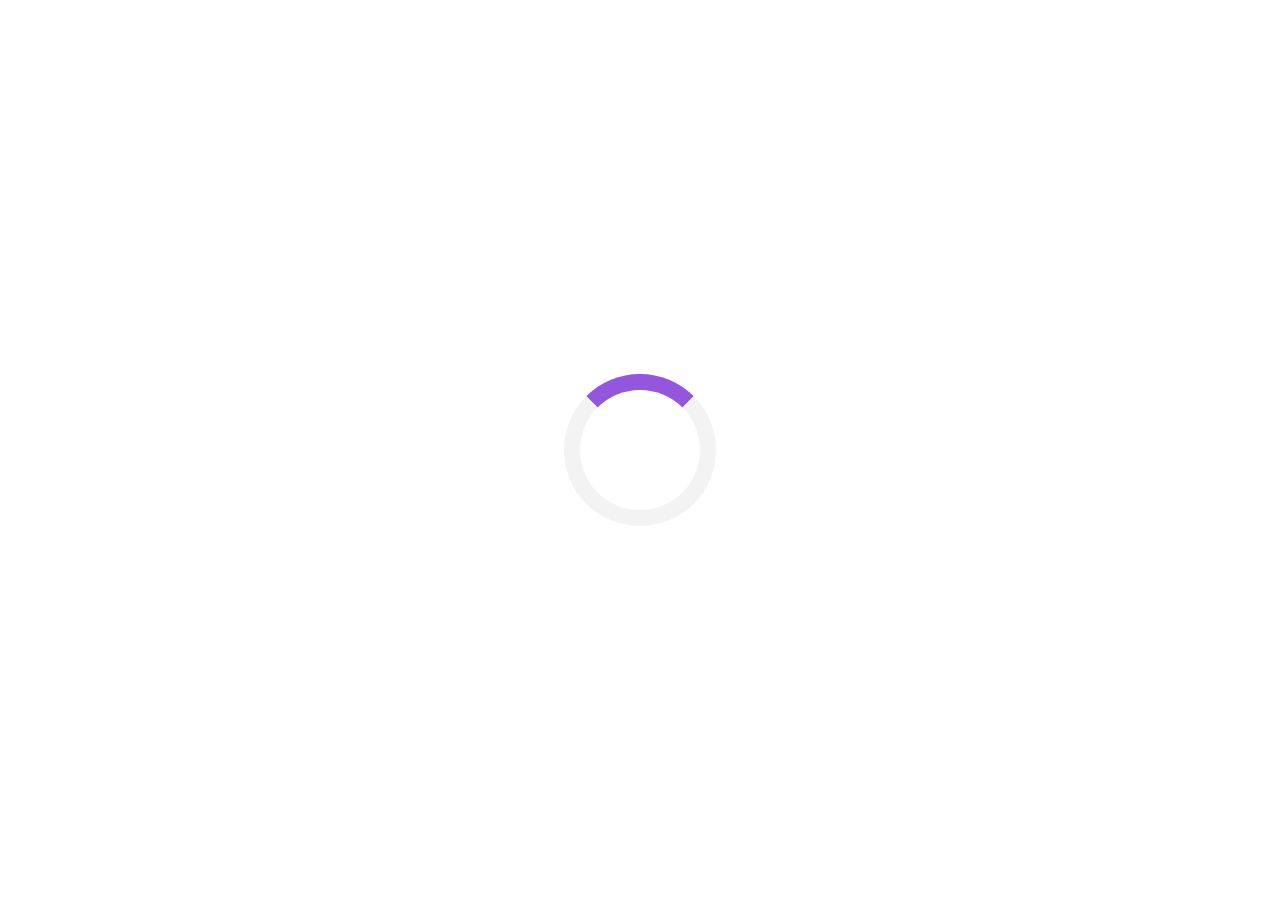
<file: redirect.html>
<!doctype html>
<html lang="fr">
<head>
  <meta charset="utf-8">
  <meta http-equiv="refresh" content="2;url=index.html">
  <title>Redirection</title>
  <link rel="stylesheet" href="Assets/css/style.css">
</head>
<body>
  <div id="loader" class="loader">
    <div class="spinner"></div>
  </div>
</body>
</html>
</file>
<file: Assets/css/style.css>
@charset "UTF-8";
/****** General ***********/
body {
  font-family: "Roboto", sans-serif;
  margin: 0;
  width: 100vw;
  overflow-x: hidden;
}
body a {
  text-decoration: none;
}

.logo,
.header-title {
  font-family: "Shrikhand", cursive;
}

header {
  position: relative;
  text-align: center;
  display: flex;
  align-items: center;
  justify-content: center;
}
header .header-title {
  font-style: italic;
  font-family: "Shrikhand", cursive;
  font-size: 3rem;
  text-align: center;
  margin: 0 auto;
  margin-top: 1em;
}

main {
  display: flex;
  flex-direction: column;
  align-items: center;
  width: 100vw;
  box-sizing: border-box;
}
main .paris-section {
  background-color: #EAEAEA;
  width: 100%;
  height: 50px;
  display: flex;
  justify-content: center;
  align-items: center;
  padding: 10px 0;
  gap: 1em;
}
main .reservez-découvrez-txt {
  background-color: #F6F6F6;
  height: 260px;
  width: 100%;
  display: flex;
  flex-direction: column;
  align-items: center;
  justify-content: center;
}
main .reservez-découvrez-txt .réservez-le-menu-texte {
  font-size: 24px;
  font-weight: 700;
  line-height: 28.13px;
  text-align: center;
  margin-bottom: 50px;
  max-width: 240px;
  margin-top: -50px !important;
}
main .reservez-découvrez-txt .découvrez-des-restau-texte {
  display: flex;
  flex-direction: column;
  align-items: center;
  justify-content: center;
  margin-bottom: 20px;
  margin-top: -30px;
}
main .a {
  text-decoration: none;
}
main .boutton-explorer-nos-restau {
  width: -moz-fit-content;
  width: fit-content;
  padding: 0 1em;
  height: 50px;
  border-radius: 25px;
  background: linear-gradient(193.33deg, #9356DC -11.44%, #FF79DA 123.93%);
  border-color: #FF79DA;
  color: #FFFFFF;
  font-size: 16px;
  font-weight: bold;
  margin-top: 100px;
  margin-left: auto;
  margin-right: auto;
  display: block;
  font-weight: bold;
  margin-top: -80px;
  box-shadow: 0 4px 6px rgba(147, 86, 220, 0.5), 0 1px 3px rgba(147, 86, 220, 0.3);
}
main .boutton-explorer-nos-restau:hover {
  box-shadow: 0 0px 20px rgba(147, 86, 220, 0.7), 0 4px 6px rgba(147, 86, 220, 0.5);
}

.fonctionnement {
  height: 300px;
  width: 100vw;
  display: flex;
  flex-direction: column;
  align-items: center;
  position: relative !important;
  padding-top: 70px;
}
.fonctionnement .fonctionnement-texte {
  display: flex;
  flex-direction: column;
  font-size: 24px;
  font-weight: 700;
  line-height: 28.13px;
  margin-top: -40px;
  left: 55px;
  position: absolute !important;
}
.fonctionnement .rectangle-button-container {
  display: flex;
  justify-content: center;
  align-items: center;
}
.fonctionnement .rectangle-button-container #rectangle-fonctionnement-section {
  width: 80vw;
  height: 72.38px;
  gap: 0px;
  border-radius: 20px;
  opacity: 0px;
  margin-top: 20px;
  color: #F6F6F6;
  border-color: #F6F6F6;
  position: relative;
}
.fonctionnement .rectangle-button-container #rectangle-fonctionnement-section .élément-nombre {
  color: #9356DC;
  text-align: left;
  position: absolute;
}
.fonctionnement .rectangle-button-container #rectangle-fonctionnement-section .élément-nombre .fa-circle {
  margin-left: -15px;
  margin-top: -1px;
}
.fonctionnement .rectangle-button-container #rectangle-fonctionnement-section .élément-nombre .fa-stack-1x {
  margin-top: 3px;
  color: #FFFFFF;
  margin-left: -5px;
}
.fonctionnement .rectangle-button-container #rectangle-fonctionnement-section .mobile-screen-button {
  color: #7e7e7e;
  text-align: left;
  margin-bottom: -15px;
  margin-left: 30px;
}
.fonctionnement .rectangle-button-container #rectangle-fonctionnement-section .list-ul {
  color: #7e7e7e;
  text-align: left;
  margin-bottom: -15px;
  margin-left: 30px;
}
.fonctionnement .rectangle-button-container #rectangle-fonctionnement-section .store {
  color: #7e7e7e;
  text-align: left;
  margin-bottom: -15px;
  margin-left: 30px;
}
.fonctionnement .rectangle-button-container #rectangle-fonctionnement-section .txt-fonctionnement-section-1,
.fonctionnement .rectangle-button-container #rectangle-fonctionnement-section .txt-fonctionnement-section-2,
.fonctionnement .rectangle-button-container #rectangle-fonctionnement-section .txt-fonctionnement-section-3 {
  font-family: Roboto;
  font-size: 16px;
  font-weight: 500;
  line-height: 18.75px;
  color: #000000;
}

.restaurants {
  height: 1350px;
  background-color: #F6F6F6;
  margin-top: 60px;
  width: 100vw;
  display: flex;
  flex-direction: column;
  align-items: center;
  position: relative;
}
.restaurants .restaurants-texte {
  font-size: 24px;
  font-weight: 700;
  line-height: 28.13px;
  left: 55px;
  position: absolute;
}
.restaurants .cards-container {
  display: flex;
  flex-direction: column;
  align-items: center;
  gap: 30px;
  padding-top: 60px;
}
.restaurants .cards-container .link {
  text-decoration: none;
}
.restaurants .cards-container .card-restaurants {
  width: 80vw;
  height: 231px;
  border-radius: 20px;
  gap: 4px;
  border-color: #d9d9d9;
  border: 2px solid;
  margin-top: 30px;
  color: #FFFFFF;
  background-color: #FFFFFF;
  display: inline-block;
  margin-left: auto;
  margin-right: auto;
  position: relative;
}
.restaurants .cards-container .card-restaurants img {
  width: 100%;
  height: 150px;
  gap: 0px;
  opacity: 1;
  border-radius: 20px 20px 0px 0px;
  -o-object-fit: cover;
     object-fit: cover;
  image-rendering: auto;
  z-index: 100;
  margin-top: -70px;
}
.restaurants .cards-container .card-restaurants .nouveau-badge {
  position: absolute;
  top: 10px;
  right: 10px;
  background-color: #99e2d0;
  color: #008766;
  padding: 5px 10px;
  border-radius: 5px;
  font-size: 0.9em;
  font-weight: bold;
  z-index: 100;
}
.restaurants .cards-container .card-restaurants .card-texte-restaurant-1 {
  color: #000000;
  font-weight: 700;
  font-size: 1.2em;
  padding-top: 0.5em;
  padding-left: 0.5em;
  margin-top: 150px;
}
.restaurants .cards-container .card-restaurants .card-texte-restaurant-2 {
  color: #000000;
  text-decoration: none;
  padding-left: 0.5em;
}
.restaurants .cards-container .card-restaurants .heart-container {
  position: absolute;
  display: inline-block;
  cursor: pointer;
  top: 170px;
  right: 40px;
}
.restaurants .cards-container .card-restaurants .heart-checkbox {
  position: absolute;
  opacity: 0;
  cursor: pointer;
}
.restaurants .cards-container .card-restaurants .heart-fill {
  fill: #FF79DA;
  stroke: black;
  stroke-width: 1;
  -webkit-clip-path: inset(100% 0 0 0);
          clip-path: inset(100% 0 0 0);
  transition: -webkit-clip-path 0.5s;
  transition: clip-path 0.5s;
  transition: clip-path 0.5s, -webkit-clip-path 0.5s;
}
.restaurants .cards-container .card-restaurants .heart-checkbox:checked + svg .heart-fill {
  -webkit-clip-path: inset(0 0 0 0);
          clip-path: inset(0 0 0 0);
}
.restaurants .cards-container .card-restaurants .heart-checkbox:hover + svg .heart-fill {
  -webkit-clip-path: inset(0 0 0 0);
          clip-path: inset(0 0 0 0);
}

footer {
  margin-top: 100px;
  display: flex;
  flex-direction: column;
  align-items: flex-start;
  background-color: #353535;
  width: 100%;
}
footer h2 {
  font-family: Shrikhand;
  font-size: 18px;
  font-style: italic;
  font-weight: 400;
  text-align: center;
  color: #FFFFFF;
  margin-left: 20px;
}
footer ul {
  list-style: none;
  padding-left: 0;
  margin-left: 0;
  padding: 0;
  margin: 0;
  display: flex;
  flex-direction: column;
  align-items: center;
}
footer .fa-utensils {
  margin-left: 20px;
}
footer .fa-handshake-angle {
  margin-left: -20px;
}
footer .ligne-1 {
  font-family: Roboto;
  font-size: 16px;
  font-weight: 500;
  line-height: 18.75px;
  text-align: center;
  color: #FFFFFF;
  line-height: 30px;
  margin-left: 5px;
}
footer .ligne-2 {
  font-family: Roboto;
  font-size: 16px;
  font-weight: 500;
  line-height: 18.75px;
  text-align: center;
  color: #FFFFFF;
  line-height: 30px;
  margin-left: 5px;
}
footer .ligne-3 {
  font-family: Roboto;
  font-size: 16px;
  font-weight: 500;
  line-height: 18.75px;
  text-align: center;
  color: #FFFFFF;
  line-height: 30px;
  margin-left: -60px;
}
footer .ligne-4 {
  font-family: Roboto;
  font-size: 16px;
  font-weight: 500;
  line-height: 18.75px;
  text-align: center;
  color: #FFFFFF;
  line-height: 30px;
  margin-left: -125px;
}
footer a {
  color: #FFFFFF;
  padding-left: 0;
  margin-left: 0;
  text-decoration: none;
}
footer .fa-solid {
  color: #FFFFFF;
  margin-right: 3px;
}

/* Styles pour les desktops */
@media (min-width: 768px) {
  .réservez-le-menu-texte {
    max-width: 1000px !important;
    margin-top: -60px;
  }
  .fonctionnement {
    display: flex;
    flex-direction: row;
    justify-content: center;
  }
  .fonctionnement .fonctionnement-texte {
    top: 85px;
    left: 90px;
  }
  .rectangle-button-container {
    width: 26%;
    padding-left: 20px;
    padding-bottom: 120px;
  }
  .rectangle-button-container .fa-circle {
    left: -3px !important;
  }
  .rectangle-button-container .fa-stack-1x {
    left: -3px !important;
  }
  .restaurants {
    margin-top: -60px;
    height: auto;
    padding-bottom: 140px;
    width: 100vw;
    display: flex;
    flex-direction: column;
    position: relative;
  }
  .restaurants .restaurants-texte {
    left: 100px;
  }
  .restaurants .cards-container {
    display: grid !important;
    grid-template-columns: repeat(2, 1fr) !important;
    grid-template-rows: repeat(2, 1fr) !important;
    justify-content: center !important;
    align-items: center !important;
  }
  .restaurants .cards-container .card-restaurants {
    width: 40vw !important;
  }
  footer {
    flex-direction: row-reverse;
    align-items: flex-end;
  }
  footer h2 {
    margin-left: -80px;
  }
  footer .fa-utensils .ligne-1 {
    margin-right: 150px !important;
  }
  footer .ligne-3 {
    margin-left: -14px;
  }
  footer .ligne-4 {
    margin-left: -20px;
  }
}
/* Media query pour les écrans entre 1050px et 768px */
@media (max-width: 1050px) and (min-width: 768px) {
  .txt-fonctionnement-section-1 {
    width: 145px !important;
    padding-left: 40px;
  }
  .txt-fonctionnement-section-2 {
    width: 145px !important;
    padding-left: 50px;
  }
  .txt-fonctionnement-section-3 {
    width: 145px !important;
    padding-left: 40px;
  }
}
@media (max-width: 350px) {
  .txt-fonctionnement-section-1 {
    width: 145px !important;
    padding-left: 40px;
  }
  .txt-fonctionnement-section-2 {
    width: 145px !important;
    padding-left: 50px;
  }
  .txt-fonctionnement-section-3 {
    width: 145px !important;
    padding-left: 40px;
  }
}
body {
  font-family: "Roboto", sans-serif;
  margin: 0;
  overflow-x: hidden;
}

.logo,
.header-title {
  font-family: "Shrikhand", cursive;
}

.header {
  position: relative;
  text-align: center;
  display: flex;
  align-items: center;
  justify-content: center;
  margin-bottom: 2em !important;
}
.header .back-arrow {
  position: relative;
  font-size: 1.5rem;
  text-decoration: none;
  margin-bottom: -15px;
}
.header .header-title {
  font-style: italic;
  font-family: "Shrikhand", cursive;
  font-size: 2rem;
  text-align: center;
  margin: 0 auto;
  margin-top: 0.5em;
}

/* Animation page loader */
.loader {
  position: fixed;
  width: 100%;
  height: 100%;
  background-color: rgba(255, 255, 255, 0.8);
  display: flex;
  justify-content: center;
  align-items: center;
}

.loader.hidden {
  display: none;
}

.spinner {
  border: 16px solid #f3f3f3;
  border-radius: 50%;
  border-top: 16px solid #9356DC;
  width: 120px;
  height: 120px;
  animation: spin 2s linear infinite;
}

@keyframes spin {
  0% {
    transform: rotate(0deg);
  }
  100% {
    transform: rotate(360deg);
  }
}
/* Animation apparition progressive */
@keyframes fadeIn {
  from {
    opacity: 0;
    transform: translateY(20px);
  }
  to {
    opacity: 1;
    transform: translateY(0);
  }
}
.restaurant-classe .rectangle {
  opacity: 0;
  animation: fadeIn 3s forwards;
  animation-delay: var(--animation-delay);
}

.restaurant-classe .rectangle:nth-child(1) {
  --animation-delay: 0.5s;
}

.restaurant-classe .rectangle:nth-child(2) {
  --animation-delay: 1s;
}

.restaurant-classe .rectangle:nth-child(3) {
  --animation-delay: 1.5s;
}

main {
  display: flex;
  flex-direction: column;
  align-items: center;
  width: 100vw;
  min-width: 300px;
}
main img {
  width: 100%;
  height: 275px;
  -o-object-fit: cover;
     object-fit: cover;
  box-sizing: border-box;
  margin: 0;
  position: absolute;
  top: 70px;
  left: 50%;
  transform: translateX(-50%);
  z-index: -1;
}
main .restaurant-classe {
  width: 100vw;
  height: auto;
  background-color: #F6F6F6;
  padding: 20px;
  border-radius: 50px 50px 0 0;
  margin-bottom: -80px;
  position: relative;
  display: flex;
  flex-direction: column;
  align-items: center;
  gap: 30px;
  box-sizing: border-box;
  margin: 0;
  margin-top: 195px;
  unicode-bidi: isolate !important;
}
main .restaurant-classe .title-heart-container {
  display: flex;
  align-items: center;
  justify-content: center;
  gap: 10px;
  position: relative;
}
main .restaurant-classe .title-heart-container h2 {
  font-family: Shrikhand;
  font-size: 28px;
  font-style: italic;
  font-weight: 400;
  line-height: 40.82px;
  padding-right: 70px !important;
}
main .restaurant-classe .title-heart-container .heart-container {
  position: absolute;
  display: inline-block;
  cursor: pointer;
  top: 23px;
  right: 10px;
}
main .restaurant-classe .title-heart-container .heart-checkbox {
  position: absolute;
  opacity: 0;
  cursor: pointer;
}
main .restaurant-classe .title-heart-container .heart-fill {
  fill: #FF79DA;
  stroke: black;
  stroke-width: 1;
  -webkit-clip-path: inset(100% 0 0 0);
          clip-path: inset(100% 0 0 0);
  transition: -webkit-clip-path 0.5s;
  transition: clip-path 0.5s;
  transition: clip-path 0.5s, -webkit-clip-path 0.5s;
}
main .restaurant-classe .title-heart-container .heart-checkbox:checked + svg .heart-fill {
  -webkit-clip-path: inset(0 0 0 0);
          clip-path: inset(0 0 0 0);
}
main .restaurant-classe .title-heart-container .heart-checkbox:hover + svg .heart-fill {
  -webkit-clip-path: inset(0 0 0 0);
          clip-path: inset(0 0 0 0);
}
main .restaurant-classe h3 {
  font-family: Roboto;
  font-size: 16px;
  font-weight: 300;
  line-height: 18.75px;
  text-align: left;
  margin-bottom: 5px;
}
main .restaurant-classe .repas-titre {
  margin-right: auto;
  margin-bottom: -15px;
}
main .restaurant-classe .line-bar {
  width: 35px;
  border: 3px 0px 0px 0px;
  border: 2px solid #99e2d0;
  margin-right: auto;
}
main .restaurant-classe .rectangle {
  display: flex !important;
  flex-direction: column !important;
  justify-content: space-between !important;
  padding: 10px !important;
  border-radius: 15px;
  background-color: #ffffff;
  box-shadow: 0 4px 6px rgba(0, 0, 0, 0.1);
  font-family: "Roboto", sans-serif;
  width: 95% !important;
  position: relative;
  overflow: hidden;
  cursor: pointer;
  transition: all 0.5s ease-in-out;
}
main .restaurant-classe .rectangle .rectangle-texte-1 {
  font-size: 17px;
  font-weight: 500;
  margin-bottom: 5px;
}
main .restaurant-classe .rectangle .rectangle-texte-2 {
  font-size: 14px;
  font-weight: 300;
  margin-bottom: 10px;
}
main .restaurant-classe .rectangle .prix {
  font-size: 18px;
  font-weight: 700;
  position: absolute;
  right: 20px;
  top: 40px;
  color: #000;
  transition: transform 0.5s ease-in-out;
}
main .restaurant-classe .rectangle .carre-vert {
  position: absolute;
  top: 0;
  right: -100%;
  width: 100%;
  height: 100%;
  background-color: #99e2d0;
  transition: transform 0.5s ease-in-out;
}
main .restaurant-classe .rectangle .circle {
  width: 2rem;
  height: 2rem;
  background-color: white;
  border-radius: 50%;
  display: flex;
  top: 40px;
  position: relative;
  margin-top: -19px;
  margin-left: 16px;
  transition: transform 0.5s ease-in-out;
}
main .restaurant-classe .rectangle .circle i {
  color: #99e2d0;
  font-size: 1.5rem;
  margin-top: 5px;
  margin-left: 3px;
}
main .restaurant-classe .rectangle:hover .carre-vert {
  transform: translateX(-4rem);
}
main .restaurant-classe .rectangle:hover .prix {
  transform: translateX(-4rem);
}
main .restaurant-classe .rectangle:hover .circle {
  transform: rotate(360deg);
}
main .restaurant-classe .boutton-commander {
  width: 186px;
  height: 50px;
  margin-top: 10px;
  border-radius: 25px;
  background: linear-gradient(193.33deg, #9356DC -11.44%, #FF79DA 123.93%);
  border-color: #FF79DA;
  font-family: Roboto;
  font-size: 16px;
  font-weight: 500;
  line-height: 18.75px;
  text-align: center;
  color: #FFFFFF;
  box-shadow: 0 4px 6px rgba(147, 86, 220, 0.5), 0 1px 3px rgba(147, 86, 220, 0.3);
}
main .restaurant-classe .boutton-commander:hover {
  box-shadow: 0 0px 20px rgba(147, 86, 220, 0.7), 0 4px 6px rgba(147, 86, 220, 0.5);
}

footer {
  display: flex;
  flex-direction: column;
  justify-content: flex-start;
  background-color: #353535;
  padding: 20px;
  width: 100vw;
  margin-top: 0px;
}
footer h2 {
  font-family: Shrikhand;
  font-size: 18px;
  font-style: italic;
  font-weight: 400;
  text-align: center;
  color: #FFFFFF;
  margin-top: 0;
}
footer ul {
  list-style: none;
  padding-left: 0;
  margin-left: 0;
  padding: 0;
  margin: 0;
  display: flex;
  flex-direction: column;
  align-items: center;
}
footer ul li {
  font-family: Roboto;
  font-size: 16px;
  font-weight: 500;
  line-height: 18.75px;
  text-align: center;
  color: #FFFFFF;
  line-height: 30px;
}
footer ul li a {
  color: #FFFFFF;
  padding-left: 0;
  margin-left: 0;
  text-decoration: none;
}
footer ul li .fa-solid {
  color: #FFFFFF;
  margin-right: 3px;
}

/* Styles pour les desktops */
@media (min-width: 1024px) {
  .header {
    position: relative;
    text-align: center;
    display: flex;
    align-items: center;
    justify-content: center;
    margin-bottom: 2em !important;
  }
  .header .back-arrow {
    position: relative;
    font-size: 2rem;
    text-decoration: none;
    margin-bottom: -15px;
  }
  .header .header-title {
    font-style: italic;
    font-family: "Shrikhand", cursive;
    font-size: 2rem;
    text-align: center;
    margin: 0 auto;
    margin-top: 0em;
  }
  .circle {
    margin-top: -8px !important;
    margin-left: 16px;
  }
  main {
    display: flex;
    flex-direction: column;
    align-items: center;
    width: 100vw;
  }
  main .restaurant-classe {
    width: 80%;
    height: auto !important;
    background-color: #F6F6F6;
    padding: 20px;
    border-radius: 30px;
    margin-top: 140px;
    margin-bottom: -80px;
    position: relative;
    display: flex;
    flex-direction: column;
    align-items: center;
    gap: 30px;
    box-sizing: border-box;
    margin: 0;
    margin-top: 155px;
  }
  main .restaurant-classe .title-heart-container {
    display: flex;
    align-items: center;
    justify-content: center;
    gap: 10px;
    position: relative !important;
  }
  main .restaurant-classe .title-heart-container h2 {
    font-family: Shrikhand;
    font-size: 28px;
    font-style: italic;
    font-weight: 400;
    line-height: 40.82px;
  }
  main .restaurant-classe .title-heart-container .fa-heart {
    position: absolute !important;
    top: 32px;
    right: 0px !important;
    color: #000000;
    font-size: 22px;
    cursor: pointer;
    transition: color 0.3s ease;
  }
  main .restaurant-classe .title-heart-container .heart-checkbox {
    display: none;
  }
  main .restaurant-classe .title-heart-container .heart-toggle:checked + .fa-heart {
    color: transparent;
  }
  main .restaurant-classe .title-heart-container .heart-toggle:checked + .fa-heart::before {
    content: "\f004";
    font-family: "Font Awesome 5 Free";
    font-weight: 900;
    background: linear-gradient(193.33deg, #9356DC -11.44%, #FF79DA 123.93%);
    -webkit-background-clip: text;
    -webkit-text-fill-color: transparent;
    position: absolute;
    top: 0;
    left: 0;
    width: 100%;
    height: 100%;
  }
  main .restaurant-classe h3 {
    font-family: Roboto;
    font-size: 16px;
    font-weight: 300;
    line-height: 18.75px;
    text-align: left;
    margin-bottom: 5px;
  }
  main .restaurant-classe .repas-titre {
    margin-right: 700px !important;
  }
  main .restaurant-classe .line-bar {
    width: 35px;
    border: 3px 0px 0px 0px;
    border: 2px solid #99e2d0;
    margin-right: 700px !important;
  }
  main .restaurant-classe .rectangle {
    display: flex !important;
    flex-direction: column !important;
    justify-content: space-between !important;
    padding: 20px !important;
    border-radius: 15px;
    background-color: #ffffff;
    box-shadow: 0 4px 6px rgba(0, 0, 0, 0.1);
    font-family: "Roboto", sans-serif;
    width: 70% !important;
    position: relative;
  }
  main .restaurant-classe .rectangle .rectangle-texte-1 {
    font-size: 18px;
    font-weight: 500;
    margin-bottom: 5px;
  }
  main .restaurant-classe .rectangle .rectangle-texte-2 {
    font-size: 15.04px;
    font-weight: 300;
    margin-bottom: 10px;
  }
  main .restaurant-classe .rectangle .prix {
    font-size: 18px;
    font-weight: 700;
    position: absolute;
    right: 20px;
    top: 40px;
    color: #000;
  }
  main .restaurant-classe .boutton-commander {
    width: 186px;
    height: 50px;
    margin-top: 50px;
    border-radius: 25px;
    background: linear-gradient(193.33deg, #9356DC -11.44%, #FF79DA 123.93%);
    border-color: #FF79DA;
    margin-left: 50px;
    font-family: Roboto;
    font-size: 16px;
    font-weight: 500;
    line-height: 18.75px;
    text-align: center;
    color: #FFFFFF;
  }
}
@media (min-width: 768px) {
  footer {
    flex-direction: row-reverse;
    align-items: flex-end;
    padding: 25px 30px 25px 30px;
    background-color: #353535;
    display: flex;
  }
  footer h2 {
    font-family: Shrikhand;
    font-size: 18px;
    font-style: italic;
    font-weight: 400;
    text-align: left;
    color: #FFFFFF;
    padding-left: 130px;
    padding-right: 60px;
    padding-top: 10px;
  }
  footer .fa-solid {
    color: #FFFFFF;
    margin-right: 3px;
  }
  footer ul {
    list-style: none;
    flex-direction: row;
    gap: 2em;
    padding-left: 0;
    margin-left: 0;
    padding-bottom: 10px;
  }
  footer ul li {
    font-family: Roboto;
    font-size: 16px;
    font-weight: 500;
    line-height: 18.75px;
    text-align: left;
    color: #FFFFFF;
    line-height: 30px;
    flex: none;
  }
  footer ul li a {
    color: #FFFFFF;
    padding-left: 0;
    margin-left: 0;
    text-decoration: none;
  }
}
/* Ajustement largeur texte rectangles version mobile */
@media (max-width: 415px) {
  .rectangle-texte-1,
  .rectangle-texte-2 {
    white-space: nowrap;
    overflow: hidden;
    text-overflow: ellipsis;
    max-width: 50%; /* Ajuste cette valeur pour une réduction supplémentaire */
  }
  .rectangle {
    padding-right: 50px; /* Ajoute un padding à droite pour espacer le texte du prix */
  }
  .prix {
    right: 10px; /* Ajuste cette valeur si nécessaire pour espacer davantage */
  }
}/*# sourceMappingURL=style.css.map */
</file>
